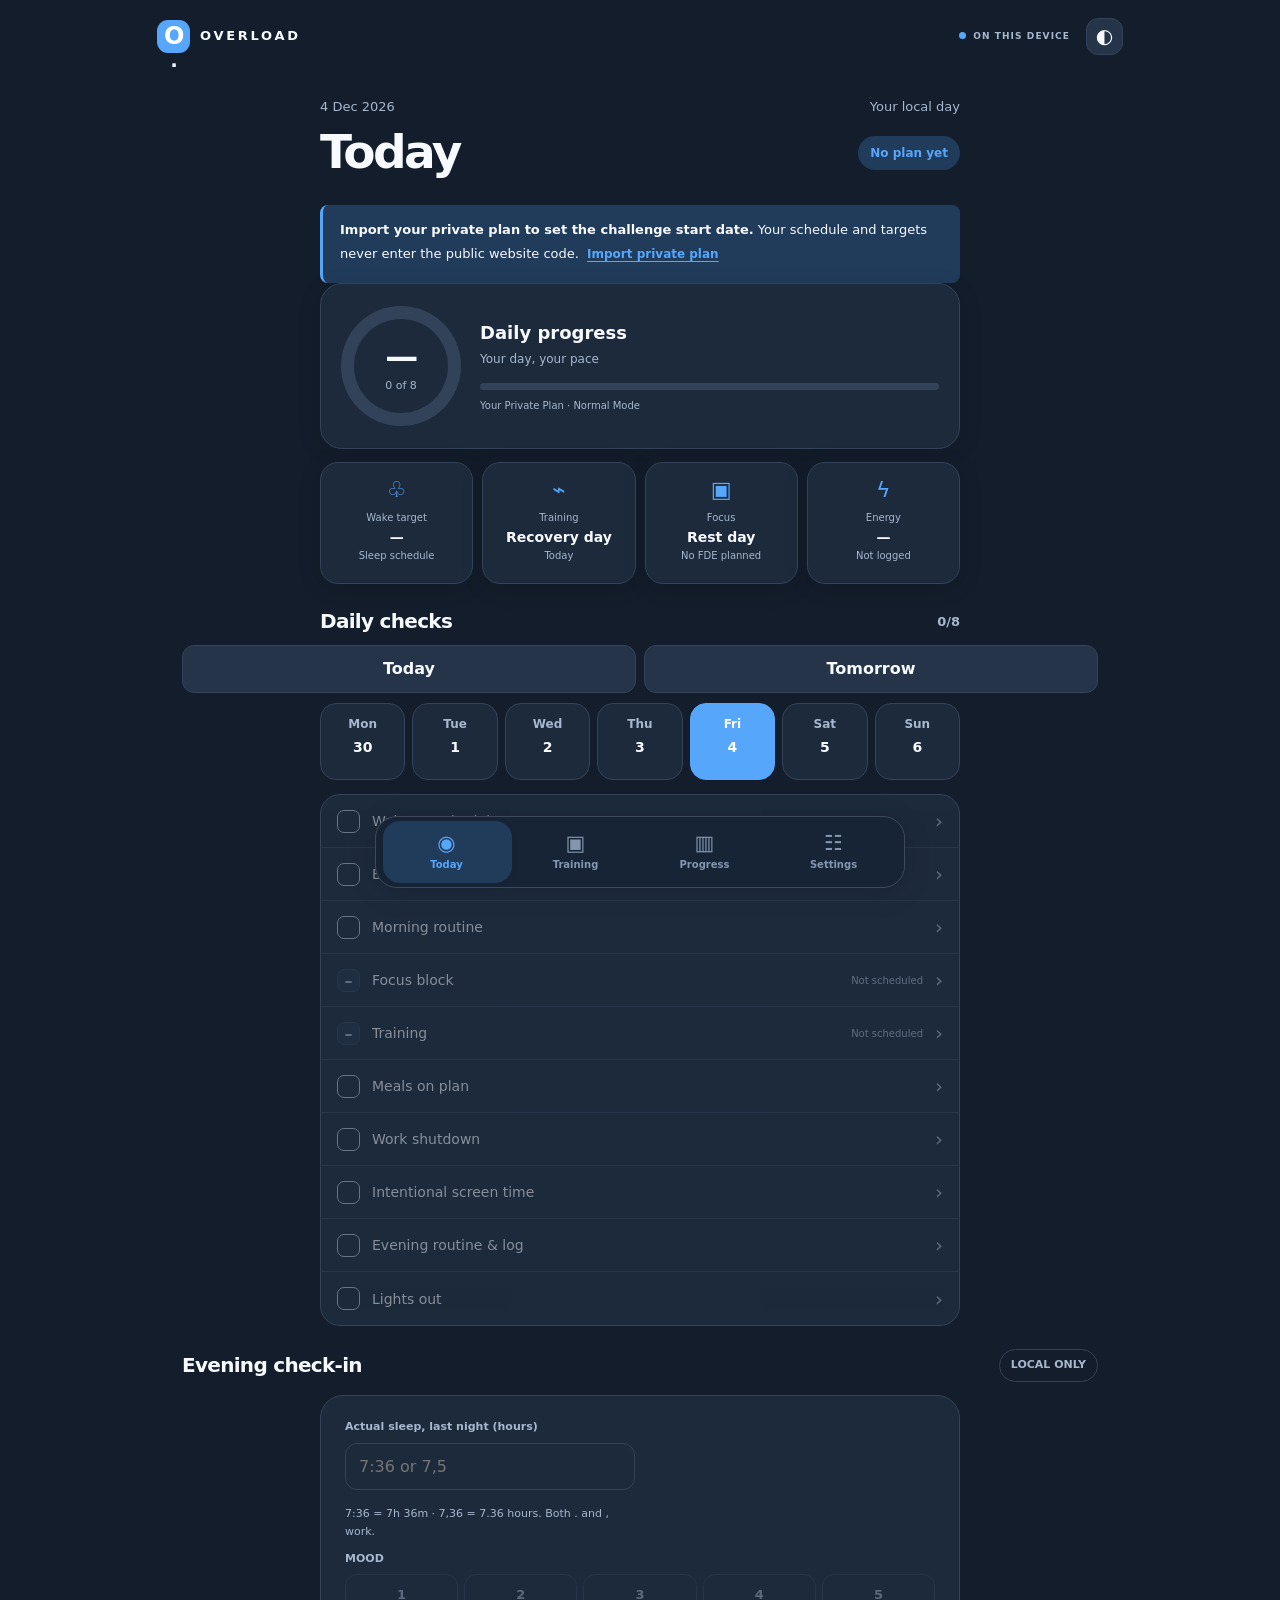
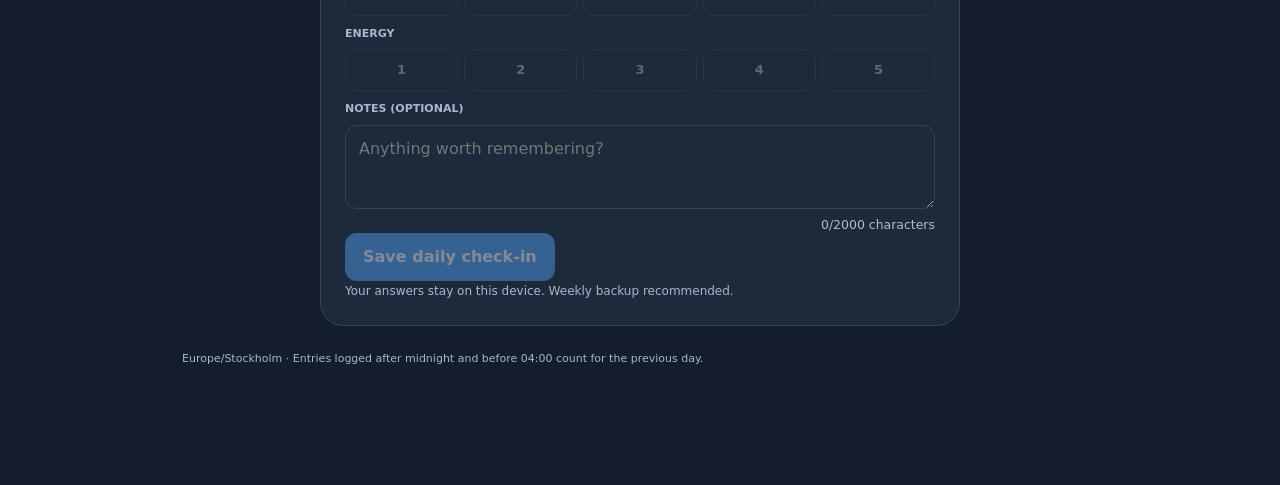
<file: index.html>
<!doctype html>
<html lang="en">
<head>
  <meta charset="utf-8"><meta name="viewport" content="width=device-width,initial-scale=1,viewport-fit=cover">
  <meta name="theme-color" content="#F6F8FC"><meta name="apple-mobile-web-app-capable" content="yes">
  <meta name="apple-mobile-web-app-title" content="Overload"><meta name="mobile-web-app-capable" content="yes">
  <meta name="description" content="Your private, on-device training and routine tracker.">
  <link rel="manifest" href="manifest.webmanifest"><link rel="icon" href="icon.svg" type="image/svg+xml">
  <link rel="apple-touch-icon" sizes="180x180" href="icon-180.png">
  <link rel="stylesheet" href="styles.css?v=2-5"><title>Overload — Make it count.</title>
</head>
<body>
  <div class="app" id="app">
    <header class="topbar"><a class="wordmark" href="#today" aria-label="Overload home"><span class="mark">O<span>·</span></span><span>OVERLOAD</span></a><div class="topright"><span class="private"><span class="private-dot"></span>ON THIS DEVICE</span><button id="themeButton" class="icon-btn" aria-label="Toggle theme" title="Switch appearance">◐</button></div></header>
    <main id="screen" tabindex="-1"></main>
    <nav class="bottomnav" aria-label="Main navigation">
      <button class="navitem active" data-nav="today"><span class="navicon">◉</span><span>Today</span></button>
      <button class="navitem" data-nav="training"><span class="navicon">▣</span><span>Training</span></button>
      <button class="navitem" data-nav="week"><span class="navicon">▥</span><span>Progress</span></button>
      <button class="navitem" data-nav="settings"><span class="navicon">☷</span><span>Settings</span></button>
    </nav>
  </div>
  <div id="toast" role="status" aria-live="polite"></div>
  <div class="copy-fallback" id="copyFallback" hidden><div class="copy-card"><h2>Copy weekly report</h2><p>Select all text and tap Copy, then paste into your AI chat.</p><textarea id="copyFallbackText" readonly aria-label="Weekly report"></textarea><button type="button" id="closeCopyFallback" onclick="document.getElementById('copyFallback').hidden=true">Close</button></div></div>
  <input type="file" id="planPicker" hidden accept="application/json,.json">
  <input type="file" id="backupPicker" hidden accept="application/json,.json">
  <input type="file" id="workoutTextPicker" hidden accept="text/plain,.txt">
  <script src="app.js?v=2-5" defer></script>
</body>
</html>
</file>
<file: styles.css>
:root{--forest:#152239;--forest2:#152239;--accent:#4B91F9;--accent2:#EAF2FF;--paper:#F6F8FC;--card:#fff;--ink:#152239;--muted:#61718C;--line:#E4EAF4;--pale:#EFF3FA;--red:#bd6058;--gold:#c59244;--shadow:0 8px 35px rgba(24,44,31,.05);--safe:env(safe-area-inset-bottom,0px);font-family:-apple-system,BlinkMacSystemFont,"Segoe UI",Inter,system-ui,sans-serif;color-scheme:light}
*{box-sizing:border-box}html{scroll-behavior:smooth;background:var(--paper)}body{margin:0;background:var(--paper);color:var(--ink);font-size:15px;-webkit-tap-highlight-color:transparent}body[data-theme=dark]{--paper:#131D2B;--card:#1C2B3E;--ink:#f2f5ed;--muted:#A4B6D1;--line:#394B66;--pale:#253448;--forest:#4B91F9;--forest2:#4B91F9;--accent:#4B91F9;--accent2:#1D385B;--shadow:none;color-scheme:dark}button,input,select,textarea{font:inherit}button{cursor:pointer}button:disabled{opacity:.45;cursor:not-allowed}input,select,textarea{color:var(--ink);border:1px solid var(--line);background:var(--card);border-radius:12px;outline:none}input:focus,select:focus,textarea:focus,button:focus-visible{outline:2px solid #91bd75;outline-offset:2px}button:focus-visible{outline-offset:3px}input[type=number]{font-variant-numeric:tabular-nums}p,h1,h2,h3{margin:0}a{color:inherit;text-decoration:none}.app{max-width:1050px;margin:0 auto;min-height:100dvh}.topbar{height:80px;padding:0 clamp(18px,4vw,42px);display:flex;align-items:center;justify-content:space-between}.wordmark{display:flex;align-items:center;gap:10px;font-size:13px;letter-spacing:.2em;font-weight:900}.mark{width:33px;height:33px;background:#142238;color:#4B91F9;display:grid;place-items:center;border-radius:11px;font-size:24px;font-weight:900;letter-spacing:-.18em;padding-right:3px}.mark span{color:#f9fcf4;font-size:20px}.topright{display:flex;align-items:center;gap:16px}.private{font-size:10px;letter-spacing:.12em;color:var(--muted);font-weight:800;display:flex;align-items:center;gap:7px}.private-dot{background:#387EF2;border-radius:50%;width:7px;height:7px}.icon-btn{width:37px;height:37px;background:var(--pale);color:var(--ink);border:0;border-radius:12px;font-size:23px}
main{padding:16px clamp(18px,4vw,42px) calc(128px + var(--safe));min-height:75vh}.eyebrow{text-transform:uppercase;font-size:11px;font-weight:800;letter-spacing:.16em;color:var(--muted)}.hero{display:grid;grid-template-columns:1.4fr .8fr;gap:30px;align-items:end;padding:18px 0 26px}.hero h1{font-size:clamp(38px,6vw,70px);line-height:1.02;letter-spacing:-.065em;font-weight:790;margin:12px 0 14px}.hero h1 em{font-style:normal;color:#387EF2}.hero .lead{max-width:500px;color:var(--muted);line-height:1.6;font-size:15px}.hero-right{display:flex;justify-content:flex-end}.date-tag{text-align:right;color:var(--muted);font-size:13px}.date-tag strong{display:block;color:var(--ink);font-size:24px;letter-spacing:-.05em}.section-head{display:flex;align-items:center;justify-content:space-between;gap:16px;margin:23px 0 13px}.section-head h2{font-size:20px;letter-spacing:-.035em}.section-head a,.textbtn{font-size:12px;color:var(--muted);font-weight:750;text-decoration:underline;text-underline-offset:3px;border:0;background:none;padding:4px}.pill{font-size:11px;border:1px solid var(--line);border-radius:40px;padding:8px 11px;color:var(--muted);font-weight:750}.twocol{display:grid;grid-template-columns:1.2fr .8fr;gap:18px}.summary-card{background:#172840;color:#f7fbf1;border-radius:24px;padding:24px 27px;position:relative;overflow:hidden;min-height:215px}.summary-card:before{content:"";width:240px;height:240px;border:1px solid #ffffff20;position:absolute;border-radius:50%;right:-70px;top:-80px;box-shadow:0 0 0 35px #ffffff06,0 0 0 70px #ffffff04}.summary-card .eyebrow{color:#B4CAEC}.stat{font-size:70px;line-height:1;font-weight:780;letter-spacing:-.08em;margin:10px 0 6px;font-variant-numeric:tabular-nums}.stat small{font-size:25px;color:#a3b7a9;letter-spacing:0}.summary-card .sub{font-size:13px;color:#CBDBF5;max-width:260px;line-height:1.6}.progress-rail{height:7px;border-radius:99px;background:#ffffff25;margin-top:22px;overflow:hidden;max-width:360px}.progress-rail i{display:block;height:100%;border-radius:99px;background:#4B91F9}.mini-card{background:var(--card);border:1px solid var(--line);border-radius:23px;padding:23px 25px;box-shadow:var(--shadow);display:flex;flex-direction:column;justify-content:space-between}.mini-card .metric{font-size:39px;font-weight:780;letter-spacing:-.065em;margin-top:16px}.mini-card p{color:var(--muted);font-size:13px;line-height:1.55;margin-top:7px}.mini-card .bottomline{border-top:1px solid var(--line);padding-top:13px;margin-top:20px;font-size:12px;font-weight:750;display:flex;justify-content:space-between}.green{color:#387EF2}.accent-dot{display:inline-block;width:7px;height:7px;background:#387EF2;border-radius:100%;margin-right:7px}.week-strip{display:grid;grid-template-columns:repeat(7,1fr);gap:7px}.day-chip{padding:12px 4px;border:1px solid var(--line);background:var(--card);border-radius:16px;display:flex;flex-direction:column;align-items:center;gap:6px;color:var(--muted);min-height:66px}.day-chip b{font-size:12px;font-weight:650}.day-chip .num{font-size:14px;color:var(--ink);font-weight:750}.day-chip.selected{border-color:#183E82;background:#183E82;color:#F2F7FF}.day-chip.selected .num{color:#4B91F9}.day-chip .tiny{width:5px;height:5px;border-radius:50%;background:#387EF2;opacity:0}.day-chip.has .tiny{opacity:1}.habit-group{display:grid;grid-template-columns:repeat(2,minmax(0,1fr));gap:10px}.habit{display:flex;gap:12px;align-items:center;padding:14px 15px;background:var(--card);border:1px solid var(--line);border-radius:15px;min-height:71px;transition:border-color .15s;cursor:pointer;text-align:left;color:var(--ink)}.habit.done{border-color:#B5D0FA;background:var(--accent2)}.habit.off{opacity:.55}.habit.missed{border-color:#e8c8bf}.habit-icon{flex:none;display:grid;place-items:center;width:37px;height:37px;border-radius:12px;background:var(--pale);font-size:17px}.habit.done .habit-icon{background:#DFEAFF;color:#164C9A}.habit-copy{flex:1;min-width:0}.habit-copy strong{display:block;font-size:13px;line-height:1.4;font-weight:730}.habit-copy small{display:block;font-size:11px;color:var(--muted);margin-top:3px;line-height:1.4}.habit-state{font-size:11px;font-weight:900;color:var(--muted)}.habit.done .habit-state{color:#4d8d4d}.habit.missed .habit-state{color:#b86b62}.side-section{display:flex;flex-direction:column;gap:12px}.info-block{border:1px solid var(--line);background:var(--card);border-radius:21px;padding:19px 21px}.info-block h3{font-size:14px;margin-bottom:11px}.time-block{display:flex;gap:14px;align-items:center;border-top:1px solid var(--line);padding:12px 0}.time-block:first-of-type{border-top:0;padding-top:0}.time-block time{font-size:14px;letter-spacing:-.03em;font-weight:790;min-width:58px}.time-block span{color:var(--muted);font-size:12px;line-height:1.45}.fieldrow{display:grid;grid-template-columns:repeat(2,minmax(0,1fr));gap:11px}.fieldbox{display:flex;flex-direction:column;gap:8px}.fieldbox label{font-size:11px;font-weight:800;color:var(--muted)}.fieldbox input,.fieldbox select,.fieldbox textarea{width:100%;padding:12px 13px;min-height:46px}.fieldbox textarea{resize:vertical;min-height:84px}.wide{grid-column:1/-1}.mood-grid{display:flex;gap:6px}.mood-grid button{flex:1;border:1px solid var(--line);background:var(--card);padding:11px 3px;border-radius:12px;font-size:13px;font-weight:700;color:var(--muted)}.mood-grid button.active{background:#183E82;color:#4B91F9;border-color:#183E82}.primary{background:#4B91F9;color:#1b2b23;border:0;font-weight:850;border-radius:12px;padding:13px 18px;min-height:46px}.secondary{background:var(--pale);border:1px solid var(--line);color:var(--ink);font-weight:750;border-radius:12px;padding:12px 17px;min-height:44px}.danger{background:#fff3ef;border:1px solid #edd6ce;color:#a64c44;border-radius:12px;padding:12px 17px;font-weight:750}.button-row{display:flex;flex-wrap:wrap;gap:8px;margin-top:13px}.notice{padding:15px 17px;background:var(--accent2);border-left:3px solid #387EF2;border-radius:8px;font-size:13px;line-height:1.6}.empty{border:1px dashed var(--line);border-radius:21px;padding:28px;color:var(--muted);font-size:13px;line-height:1.6;background:var(--card)}.empty strong{color:var(--ink)}.compact{display:flex;align-items:center;justify-content:space-between;gap:10px;padding:14px 0;border-bottom:1px solid var(--line)}.compact:last-child{border:0}.compact .name{font-weight:750;font-size:13px}.compact .detail{color:var(--muted);font-size:12px;margin-top:5px}.compact .right{font-weight:800;white-space:nowrap;font-size:13px}.card{background:var(--card);border:1px solid var(--line);border-radius:23px;padding:24px;margin-bottom:16px}.card h2{font-size:19px;letter-spacing:-.035em;margin-bottom:8px}.card .explain{font-size:13px;line-height:1.6;color:var(--muted);margin-bottom:19px}.kpi-grid{display:grid;grid-template-columns:repeat(3,1fr);gap:10px}.kpi{padding:18px;background:var(--card);border:1px solid var(--line);border-radius:19px}.kpi b{font-size:28px;display:block;letter-spacing:-.05em}.kpi span{font-size:11px;color:var(--muted)}.bar-chart{display:flex;gap:7px;height:120px;align-items:end}.barcol{flex:1;display:flex;flex-direction:column;gap:4px;align-items:center}.barcol>div{width:100%;background:#B5D0FA;border-radius:6px 6px 2px 2px;min-height:3px}.barcol b{font-size:10px;color:var(--muted)}.section-compact{margin-top:24px}.training-form{display:grid;grid-template-columns:1.9fr 1fr 1fr auto;gap:8px;align-items:end}.formrow label{display:block;margin-bottom:7px;font-size:11px;color:var(--muted);font-weight:800}.formrow input,.formrow select{height:44px;width:100%;padding:8px 10px}.rowend{align-self:end}.table-scroll{overflow-x:auto}.sessions{display:grid;gap:9px}.session{background:var(--pale);padding:13px 16px;border-radius:12px;display:flex;align-items:center;justify-content:space-between;gap:12px}.session .exercise{font-size:13px;font-weight:750}.session .detail{font-size:12px;color:var(--muted);margin-top:3px}.session .numbers{font-weight:900;font-variant-numeric:tabular-nums}.settings-list{display:grid;gap:18px}.file-upload{border:1px dashed #93ab8b;border-radius:16px;padding:17px 19px;background:var(--accent2)}.file-upload p{font-size:12px;color:var(--muted);line-height:1.6;margin:7px 0 15px}.callout{font-size:12px;color:var(--muted);line-height:1.7}.locked{display:inline-flex;gap:6px;align-items:center;background:var(--pale);padding:7px 10px;border-radius:999px;font-size:11px;color:var(--muted)}.footer{color:var(--muted);font-size:11px;margin-top:24px;line-height:1.7}.bottomnav{position:fixed;left:50%;bottom:calc(12px + var(--safe));transform:translateX(-50%);width:min(calc(100% - 24px),530px);background:#142238;border:1px solid #2d483a;border-radius:22px;display:grid;grid-template-columns:repeat(4,1fr);padding:6px;z-index:40;box-shadow:0 15px 40px #0d201e30}.navitem{background:transparent;color:#99b3a0;display:flex;flex-direction:column;align-items:center;justify-content:center;gap:4px;border:0;border-radius:16px;min-height:58px;font-weight:700;font-size:10px}.navicon{font-size:21px;line-height:1}.navitem.active{background:#4B91F9;color:#1a2b21}#toast{position:fixed;bottom:calc(105px + var(--safe));left:50%;transform:translateX(-50%);background:#1b3026;color:#fff;padding:12px 18px;border-radius:30px;opacity:0;pointer-events:none;transition:opacity .2s;z-index:90;font-size:13px;max-width:90%;text-align:center}#toast.show{opacity:1}
@media(max-width:770px){main{padding-top:4px}.hero{grid-template-columns:1fr;gap:2px;padding-bottom:20px}.hero-right{justify-content:flex-start}.date-tag{text-align:left}.date-tag strong{display:inline;margin-left:6px;font-size:14px;letter-spacing:0}.hero h1{font-size:46px}.twocol{grid-template-columns:1fr}.twocol .side-section{grid-row:auto}.summary-card{min-height:200px}.habit-group{grid-template-columns:1fr}.section-head{margin-top:25px}.fieldrow{grid-template-columns:1fr 1fr}.training-form{grid-template-columns:1.5fr 1fr 1fr}.training-form .rowend{grid-column:1/-1}.private{font-size:9px}}
@media(min-width:771px){.desktop-split{display:grid;grid-template-columns:1.35fr .85fr;gap:20px}.side-section{margin-top:0}}@media(max-width:360px){.hero h1{font-size:40px}.kpi-grid{gap:6px}.kpi{padding:12px}.day-chip{border-radius:11px}.topbar{height:68px}.private{display:none}}@media(prefers-reduced-motion:reduce){*{scroll-behavior:auto!important;transition:none!important}}

/* OVERLOAD 3.0 — crisp three-slot colour system. No user data in code. */
:root{
 --paper:#F6F8FC;--card:#FFFFFF;--ink:#142036;--muted:#62718B;--line:#E4EAF4;
 --pale:#EFF3FA;--accent:#176AF0;--accent2:#EAF2FF;--brand:#1665EA;--forest:#152239;--forest2:#18253B;
 --shadow:0 7px 28px rgba(18,36,75,.035);--tone-on:#FFFFFF;--navbg:rgba(255,255,255,.98);
 --navink:#78849A;--navline:#E6EAF2;--ringbase:#E2EAFB;--metrictext:#142036;--red:#C44D55;
 color-scheme:light
}
body[data-theme="light"]{
 --paper:#F6F8FC;--card:#FFFFFF;--ink:#142036;--muted:#62718B;--line:#E4EAF4;--pale:#EFF3FA;
 --accent:#176AF0;--accent2:#EAF2FF;--brand:#176AF0;--forest:#152239;--forest2:#18253B;
 --shadow:0 7px 28px rgba(18,36,75,.035);--tone-on:#FFFFFF;--navbg:#FFFFFF;--navink:#78849A;--navline:#E6EAF2;--ringbase:#E2EAFB;--metrictext:#142036;color-scheme:light
}
body[data-theme="dark"]{
 --paper:#131D2B;--card:#1D2A3C;--ink:#F7FAFF;--muted:#A7B7CD;--line:#34435A;--pale:#253448;
 --accent:#57ACFF;--accent2:#213B5B;--brand:#56A7FC;--forest:#121E30;--forest2:#17263A;
 --shadow:0 4px 24px rgba(0,0,0,.1);--tone-on:#0C1830;--navbg:#172435;--navink:#8496AF;--navline:#3D4A5C;--ringbase:#314259;--metrictext:#F7FAFF;color-scheme:dark
}
body[data-theme="black"]{
 --paper:#000000;--card:#0C0C0E;--ink:#FFFFFF;--muted:#A2A2AD;--line:#24242B;--pale:#151518;
 --accent:#3293FF;--accent2:#102444;--brand:#359AFF;--forest:#050506;--forest2:#0B0B0F;
 --shadow:none;--tone-on:#FFFFFF;--navbg:#050506;--navink:#757887;--navline:#23242A;--ringbase:#24272D;--metrictext:#FFFFFF;color-scheme:dark
}
html,body{background:var(--paper);color:var(--ink)}
body{font-family:-apple-system,BlinkMacSystemFont,"SF Pro Text","Segoe UI",Roboto,system-ui,sans-serif;line-height:1.34}
button,input,select,textarea{font-size:16px}
a,.textbtn{color:var(--brand)}
input:focus,select:focus,textarea:focus,button:focus-visible{outline:2px solid var(--brand);outline-offset:2px}
input,textarea,select{color:var(--ink);background:var(--card);border-color:var(--line)}
.topbar{height:72px;max-width:1060px;margin:auto;padding-top:env(safe-area-inset-top,0px)}
.wordmark{font-size:13px;font-weight:760;letter-spacing:.21em;color:var(--ink)}
.mark{border-radius:11px;background:var(--brand);color:#fff}.mark span{color:#eaf1ff}
.private{font-size:9px;letter-spacing:.12em;color:var(--muted)}.private-dot{background:var(--brand)}
.icon-btn{background:var(--pale);color:var(--ink);font-size:20px;border:1px solid var(--line)}
main{max-width:1000px;margin:0 auto;padding-top:6px;padding-bottom:calc(116px + env(safe-area-inset-bottom))}
.hero h1 em{color:var(--brand)}.hero h1{font-size:clamp(38px,6vw,65px)}
.hero .lead{color:var(--muted)}
/* TODAY is deliberately one focussed phone-width column rather than a desktop KPI report. */
.today-head,.dashboard-score,.four-metrics,.checkhead,.daily-checks,.evening-card,.week-strip,.welcome{max-width:640px;margin-left:auto;margin-right:auto}
.today-head{padding:20px 0 8px}.overline-row{display:flex;justify-content:space-between;gap:16px;color:var(--muted);font-size:13px}
.title-row{display:flex;justify-content:space-between;align-items:center;gap:10px;margin:6px 0 13px}.title-row h1{font-size:clamp(35px,7vw,47px);font-weight:800;letter-spacing:-.055em}
.stage-badge{border-radius:999px;background:var(--accent2);color:var(--brand);padding:9px 12px;font-size:12px;font-weight:730;white-space:nowrap}
.dashboard-score{border:1px solid var(--line);background:var(--card);padding:22px 20px;border-radius:22px;display:grid;grid-template-columns:120px minmax(0,1fr);gap:19px;align-items:center;box-shadow:var(--shadow)}
.score-ring{width:120px;height:120px;aspect-ratio:1;background:conic-gradient(var(--brand) calc(var(--p) * 1%),var(--ringbase) 0);display:grid;place-items:center;border-radius:50%;transform:rotate(-90deg)}
.score-center{width:94px;height:94px;border-radius:50%;background:var(--card);display:flex;align-items:center;justify-content:center;flex-direction:column;transform:rotate(90deg)}
.score-center b{font-size:33px;line-height:1.12;font-weight:800;letter-spacing:-.04em}.score-center span{font-size:11px;color:var(--muted);margin-top:3px}
.score-copy{min-width:0;display:flex;flex-direction:column;gap:6px}.score-copy b{font-size:18px;font-weight:770}.score-copy>span{font-size:12px;color:var(--muted)}
.score-copy small{font-size:10px;color:var(--muted);text-transform:capitalize}.score-copy .progress-rail{margin-top:10px;margin-bottom:3px;max-width:100%;background:var(--ringbase)}
.score-copy .progress-rail i{background:var(--brand)}
.four-metrics{display:grid;grid-template-columns:repeat(4,minmax(0,1fr));gap:9px;margin-top:13px}
.today-metric{display:flex;flex-direction:column;align-items:center;min-height:122px;padding:13px 6px 10px;text-align:center;border-radius:18px;background:var(--card);border:1px solid var(--line);box-shadow:var(--shadow);min-width:0}
.metric-icon{font-size:22px;line-height:1.25;color:var(--brand);margin-bottom:8px;min-height:27px}.today-metric small{font-size:10px;line-height:1.2;color:var(--muted);white-space:nowrap}
.today-metric strong{font-size:14px;line-height:1.2;margin:5px 0 3px;font-weight:800;max-width:100%;overflow:hidden;text-overflow:ellipsis;white-space:nowrap;color:var(--metrictext)}
.today-metric em{font-size:10px;color:var(--muted);font-style:normal}
.checkhead{margin-top:24px;margin-bottom:10px}.check-count{font-size:13px;color:var(--muted);font-weight:750}
.daily-checks{margin-top:14px;border:1px solid var(--line);border-radius:20px;background:var(--card);overflow:hidden}
.check-row{min-width:0;width:100%;min-height:53px;display:flex;align-items:center;gap:12px;padding:10px 16px;border:0;border-bottom:1px solid var(--line);background:transparent;color:var(--ink);text-align:left}
.check-row:last-child{border-bottom:0}.check-row[disabled]{opacity:.48;cursor:default}
.check-box{width:23px;height:23px;flex:none;display:flex;align-items:center;justify-content:center;border-radius:7px;border:1.5px solid #B9C6D8;color:transparent;font-size:16px;font-weight:900}
.check-row.done .check-box{background:var(--brand);border-color:var(--brand);color:#FFFFFF}.check-row.missed .check-box{color:var(--red);border-color:var(--red)}
.check-row.off .check-box{background:var(--pale);border-color:var(--line);color:var(--muted)}
.check-name{flex:1;min-width:0;font-size:14px;font-weight:540}.check-row small{font-size:10px;color:var(--muted)}.chevron{font-size:20px;color:var(--muted);font-weight:300}
.day-chip.selected{border-color:var(--brand);background:var(--brand);color:#FFFFFF}.day-chip.selected .num{color:#FFFFFF}
.day-chip .tiny{background:var(--brand)}.day-chip{background:var(--card);border:1px solid var(--line);color:var(--muted)}
.evening-card{margin-top:0}.fieldbox label{color:var(--muted)}.mood-grid button{background:var(--card);color:var(--muted)}
.mood-grid button.active{background:var(--brand);color:#FFFFFF;border-color:var(--brand)}
.primary{background:var(--brand);color:#FFFFFF}.secondary{background:var(--pale);color:var(--ink);border-color:var(--line)}
.notice{background:var(--accent2);border-color:var(--brand);color:var(--ink)}.notice .textbtn{color:var(--brand)}
.info-block,.mini-card,.card,.kpi{background:var(--card);border-color:var(--line);box-shadow:var(--shadow);color:var(--ink)}
.summary-card{background:var(--forest);color:#FFFFFF}.summary-card:before{box-shadow:0 0 0 35px #a5c2ff10,0 0 0 70px #a5c2ff08}.summary-card .eyebrow{color:#b9c8e8}.summary-card .sub{color:#CBD8EF}.summary-card .progress-rail i{background:var(--brand)}
.progress-rail{background:var(--ringbase)}.progress-rail i{background:var(--brand)}
.barcol>div{background:var(--brand)!important}.barcol b{color:var(--muted)}
.habit.done{background:var(--accent2);border-color:var(--brand)}.habit.done .habit-icon{background:var(--brand);color:#fff}.habit.done .habit-state{color:var(--brand)}
.session{background:var(--pale)}.textbtn{color:var(--brand)}.locked{background:var(--pale)}
.file-upload{border-color:var(--brand);background:var(--accent2)}
.theme-options{display:grid;grid-template-columns:repeat(2,1fr);gap:8px;margin-bottom:15px}
.theme-option{min-height:44px;padding:9px 12px;border:1px solid var(--line);border-radius:12px;background:var(--card);color:var(--ink);font-weight:690}
.theme-option.chosen{border:2px solid var(--brand);color:var(--brand);background:var(--accent2)}
.theme-slots{display:grid;grid-template-columns:repeat(3,1fr);gap:8px;margin-bottom:14px}
.theme-slots .fieldbox{min-width:0}.theme-slots input{width:100%;height:45px;padding:7px;font-size:13px}
.theme-slots label{font-size:9px;letter-spacing:.02em}
.bottomnav{background:var(--navbg);border:1px solid var(--navline);box-shadow:0 5px 28px #00000020;border-radius:22px}
.navitem{color:var(--navink);font-weight:700}.navitem.active{background:var(--accent2);color:var(--brand)}
.navicon{font-weight:650}#toast{background:var(--ink);color:var(--card);border:1px solid var(--line)}
body[data-theme="black"] .bottomnav{box-shadow:none}body[data-theme="black"] .dashboard-score,body[data-theme="black"] .today-metric{box-shadow:none}
body[data-theme="black"] .mark{background:#1568D6}body[data-theme="black"] .stage-badge{color:#67BAFF}
body[data-theme="dark"] .summary-card{background:#1D2A3C}body[data-theme="dark"] .card{box-shadow:none}
body[data-theme="black"] .summary-card{background:#0C0C0E}body[data-theme="dark"] .danger,body[data-theme="black"] .danger{background:#3A1A1F;border-color:#602A30;color:#FF9C9F}
@media(max-width:580px){
 .topbar{padding:0 20px;height:67px}.private{display:none}
 main{padding:8px 16px calc(115px + env(safe-area-inset-bottom))}
 .today-head{padding:7px 3px 5px}
 .dashboard-score{grid-template-columns:103px minmax(0,1fr);gap:14px;padding:17px 16px;border-radius:20px}
 .score-ring{width:103px;height:103px}.score-center{width:80px;height:80px}.score-center b{font-size:28px}
 .four-metrics{gap:7px}.today-metric{min-height:114px;padding:11px 3px 8px;border-radius:16px}.today-metric small{font-size:9px}.today-metric strong{font-size:12px}.today-metric em{font-size:9px}
 .section-head{margin-top:23px}.daily-checks{margin-top:13px}.check-row{padding:9px 12px;gap:10px}.check-name{font-size:13px}
 .theme-slots{gap:5px}.theme-slots input{font-size:12px;min-height:43px}
 .training-form{grid-template-columns:1.6fr 1fr 1fr}.card{padding:19px}
 .score-copy b{font-size:15px}.score-copy>span{font-size:11px}
 .bottomnav{width:calc(100% - 20px);bottom:calc(8px + env(safe-area-inset-bottom));padding:4px}.navitem{min-height:57px}
}
@media(max-width:355px){.four-metrics{grid-template-columns:repeat(2,1fr)}.today-metric{min-height:105px}.score-copy small{display:none}.dashboard-score{gap:10px}.overline-row{font-size:11px}}

.warmup-option{margin-top:12px;color:var(--muted);font-size:13px}.warmup-option label{display:inline-flex;align-items:center;gap:8px}.warmup-option input{width:18px;height:18px;accent-color:var(--brand)}.prev-hint{margin-top:8px}.training-form input:focus{border-color:var(--brand)}


/* v2.1: compact session-oriented training screen, not one row per set. */
.training-head{display:flex;align-items:end;justify-content:space-between;gap:15px;margin:14px 0 20px}
.training-head h1{font-size:clamp(31px,6vw,49px);font-weight:830;letter-spacing:-.06em;line-height:1.1;margin:6px 0}
.training-head h1 span{color:var(--brand)}
.training-sub{color:var(--muted);font-size:13px;line-height:1.5}
.training-date{font-size:12px;font-weight:730;color:var(--muted);white-space:nowrap;padding-bottom:6px}
.session-overview{background:var(--forest);color:#fff;padding:21px 23px;border-radius:23px;display:flex;gap:20px;align-items:center;justify-content:space-between;margin-bottom:16px}
.session-overview>div:first-child{display:flex;flex-direction:column;gap:7px;min-width:0}
.overview-kicker{font-size:10px;font-weight:800;letter-spacing:.16em;color:#B8CDEE}
.session-overview strong{font-size:22px;letter-spacing:-.04em;line-height:1.12}
.session-overview small{font-size:11px;color:#C1D4ED;line-height:1.3}
.overview-stats{display:flex;gap:14px;flex:none}
.overview-stats span{font-size:10px;line-height:1.3;display:flex;flex-direction:column;align-items:center;color:#D1DBED}
.overview-stats b{font-size:23px;color:white;font-weight:800}
.training-stack{display:grid;grid-template-columns:minmax(0,1fr) minmax(0,1fr);gap:16px;align-items:start}
.training-stack .card{margin:0}
.train-section-title{display:flex;align-items:center;justify-content:space-between;gap:10px;margin-bottom:14px}
.train-section-title h2{margin:3px 0 0;font-size:20px}
.exercise-chips{display:flex;gap:7px;overflow-x:auto;scrollbar-width:none;padding:1px 0 14px;margin:0 -2px}
.exercise-chips::-webkit-scrollbar{display:none}
.exercise-chip{flex:none;white-space:nowrap;min-height:36px;border-radius:999px;padding:7px 12px;border:1px solid var(--line);background:var(--pale);color:var(--ink);font-size:12px;font-weight:730}
.exercise-chip.picked{background:var(--accent2);color:var(--brand);border-color:var(--brand)}
.training-form-v2{display:grid;grid-template-columns:1fr 1fr;gap:12px}
.training-form-v2 .exercise-field{grid-column:1/-1}
.training-form-v2 .formrow input{width:100%;height:49px;border-radius:13px;padding:10px 12px;font-size:16px}
.training-form-v2 .formrow label{font-size:10px;letter-spacing:.09em}
.warmup-check{display:flex;align-items:center;gap:7px;color:var(--muted);font-size:13px;min-height:48px}
.warmup-check input{width:18px;height:18px;accent-color:var(--brand)}
.add-set-button{width:100%;height:48px;font-size:14px}
.training-previous{font-size:12px;color:var(--muted);line-height:1.55;background:var(--pale);border-radius:13px;margin-top:13px;padding:12px 13px}
.training-today{grid-column:2}
.training-history{grid-column:1/-1}
.training-empty{font-size:13px;color:var(--muted);padding:11px 0 5px;line-height:1.55}
.training-exercise-group{border-top:1px solid var(--line);padding:14px 0 13px}
.training-exercise-group:first-of-type{border-top:0}
.train-group-header{display:flex;justify-content:space-between;align-items:baseline;gap:12px;margin-bottom:9px}
.train-group-header strong{font-size:14px;letter-spacing:-.012em}
.train-group-header small{color:var(--muted);font-size:11px;white-space:nowrap}
.training-sets{display:flex;gap:7px;flex-wrap:wrap}
.training-set{display:inline-flex;align-items:center;gap:6px;min-height:33px;padding:6px 9px;border-radius:9px;background:var(--pale);border:1px solid var(--line);font-size:12px;font-weight:740;font-variant-numeric:tabular-nums;color:var(--ink)}
.training-set.warm{color:var(--muted);background:transparent;border-style:dashed}
.training-set small{font-size:9px;opacity:.65}
.training-set button{background:transparent;border:0;color:var(--muted);font-size:20px;line-height:1;padding:0 1px 2px;min-height:24px;min-width:22px}
.history-session{border-top:1px solid var(--line)}
.history-session:first-child{border-top:0}
.history-session summary{list-style:none;display:flex;justify-content:space-between;align-items:center;gap:10px;padding:14px 2px;cursor:pointer}
.history-session summary::-webkit-details-marker{display:none}
.history-session summary strong{font-size:14px;display:block}
.history-session summary small{font-size:11px;color:var(--muted);display:block;margin-top:4px}
.history-chevron{font-size:22px;color:var(--muted);transition:transform .15s}
.history-session[open] .history-chevron{transform:rotate(180deg)}
.history-content{padding:0 3px 13px}
.history-exercise{padding:12px 0;border-top:1px solid var(--line)}
.history-exercise:first-child{border-top:0;padding-top:0}
.history-exercise strong{font-size:13px;display:block;margin-bottom:8px}
.prestart-notice{max-width:640px;margin:0 auto 13px}
@media(max-width:760px){
 .training-stack{grid-template-columns:minmax(0,1fr)}.training-today,.training-history{grid-column:auto}
 .training-head{align-items:start}.training-head h1{font-size:37px}.session-overview{padding:18px}
 .overview-stats{gap:9px}.overview-stats b{font-size:20px}
}
@media(max-width:410px){
 .session-overview{gap:10px}.session-overview strong{font-size:18px}
 .training-head{margin-top:10px}.training-date{font-size:11px}
 .training-stack .card{padding:17px}.training-previous{font-size:12px}
 .training-set{font-size:12px}
}

.older-workouts{width:100%;margin-top:13px;font-size:13px}

/* v2.2 — personalized templates and native-feel floating dock */
.routine-card{border-color:var(--line);padding:22px 19px}
.routine-heading{display:flex;justify-content:space-between;align-items:center;gap:14px}
.routine-heading h2{font-size:23px;letter-spacing:-.05em;margin-top:7px}
.routine-heading .small-action{min-height:36px;padding:7px 12px;white-space:nowrap;font-size:12px}
.routine-help{color:var(--muted);font-size:12px;line-height:1.65;margin:4px 0 15px}
.routine-exercise{display:flex;align-items:center;gap:11px;padding:14px 0;border-top:1px solid var(--line)}
.routine-number{display:grid;place-items:center;background:var(--pale);border-radius:11px;flex:0 0 30px;height:34px;font-size:12px;font-weight:780;color:var(--muted)}
.routine-detail{flex:1;min-width:0;display:flex;flex-direction:column;gap:5px}
.routine-detail strong{font-size:14px;line-height:1.2;color:var(--ink)}
.routine-detail small{font-size:11px;color:var(--muted);overflow-wrap:anywhere;line-height:1.5}
.routine-detail em{font-size:11px;color:var(--brand);line-height:1.4;font-style:normal}
.routine-log{flex:none;background:var(--accent2);color:var(--brand);border:1px solid var(--line);border-radius:12px;min-width:66px;min-height:38px;padding:7px 9px;font-size:12px;font-weight:800}
.routine-log:disabled{opacity:.5}.routine-done .routine-number{background:var(--brand);color:white}
.routine-editor{background:var(--pale);padding:13px;border-radius:15px;margin-top:16px;display:grid;gap:9px}
.routine-edit-row{display:flex;align-items:center;gap:5px;min-width:0;font-size:12px;font-weight:700}
.routine-edit-row span{flex:1;min-width:0;overflow-wrap:anywhere}
.routine-edit-row button{width:31px;height:33px;flex:none;border-radius:9px;border:1px solid var(--line);background:var(--card);color:var(--ink)}
.routine-edit-row button:disabled{opacity:.3}.template-add-form{display:flex;gap:8px}
.template-add-form input{min-width:0;flex:1;height:43px;padding:10px;font-size:13px}
.template-add-form .secondary{min-height:43px;padding:8px 14px}
.training-review-card h2{font-size:18px;margin-top:6px}.training-review-card .callout{margin-bottom:14px}
.bottomnav{isolation:isolate;touch-action:pan-y;user-select:none;-webkit-user-select:none}
.bottomnav .dock-indicator{position:absolute;top:4px;bottom:4px;left:4px;border-radius:17px;background:var(--accent2);pointer-events:none;z-index:0;transition:transform 210ms cubic-bezier(.2,.8,.2,1),width 210ms cubic-bezier(.2,.8,.2,1);will-change:transform;box-shadow:0 2px 12px #00000008}
.bottomnav.dock-dragging .dock-indicator{transition:transform 80ms ease-out,width 80ms ease-out;box-shadow:0 3px 13px #4b91f930}
.bottomnav .navitem{position:relative;z-index:1;touch-action:pan-y;-webkit-tap-highlight-color:transparent}
.bottomnav .navitem.active{background:transparent;color:var(--brand)}
.bottomnav .navitem:focus-visible{outline:2px solid var(--brand);outline-offset:-4px}
.copy-fallback[hidden]{display:none!important}.copy-fallback{position:fixed;inset:0;z-index:110;background:#000a;display:grid;place-items:center;padding:20px}
.copy-card{background:var(--card);color:var(--ink);border-radius:22px;max-width:550px;width:100%;padding:23px;display:grid;gap:13px}
.copy-card h2{font-size:20px}.copy-card p{font-size:13px;color:var(--muted)}
.copy-card textarea{height:38vh;min-height:140px;width:100%;font:12px/1.6 ui-monospace,monospace;padding:12px;color:var(--ink);background:var(--paper);border:1px solid var(--line);border-radius:12px}
.copy-card button{justify-self:end;background:var(--brand);border:0;padding:11px 18px;border-radius:12px;color:white;font-weight:750}
@media(prefers-reduced-motion:reduce){.bottomnav .dock-indicator{transition:none!important}}

/* v2.3 — focused exercise-by-exercise workout UI */
.session-launch{grid-column:1/-1;border:1px solid var(--line);background:linear-gradient(125deg,var(--card) 58%,var(--accent2));padding:25px}
.session-launch h2{font-size:27px;letter-spacing:-.05em;margin:5px 0 8px}
.session-launch p:not(.eyebrow){font-size:13px;line-height:1.6;color:var(--muted);max-width:480px;margin:0 0 16px}
.session-big-btn{width:100%;min-height:54px;border-radius:15px;font-weight:780;font-size:15px;transition:transform .16s cubic-bezier(.15,.7,.3,1),filter .16s,background-color .16s}
.session-big-btn:active:not(:disabled),.session-finish-exercise:active:not(:disabled),.session-choice:active,.routine-log:active:not(:disabled),.secondary:active:not(:disabled){transform:scale(.975);filter:brightness(.96)}
.session-big-btn:disabled{opacity:.48;cursor:default}
.training-legacy{grid-column:1/-1;border:1px solid var(--line);border-radius:18px;padding:0 12px;background:var(--card)}
.training-legacy>summary{cursor:pointer;padding:18px 8px;color:var(--muted);font-size:13px;font-weight:700}
.training-legacy .training-entry{box-shadow:none!important;border:0!important;padding:5px 7px 15px!important}
.session-page-head{max-width:640px;margin:16px auto 19px;display:flex;justify-content:space-between;gap:16px;align-items:center}
.session-page-head h1{font-size:clamp(35px,7vw,50px);letter-spacing:-.06em;line-height:1.08;margin:8px 0}
.session-page-head h1 span{color:var(--brand)}
.session-page-head p:not(.eyebrow){color:var(--muted);font-size:12px;line-height:1.5}
.session-live{font-size:11px;letter-spacing:.06em;font-weight:800;color:var(--brand);border-radius:30px;border:1px solid var(--line);padding:9px 12px;display:flex;gap:7px;align-items:center;white-space:nowrap;background:var(--accent2)}
.session-live i{display:block;width:7px;height:7px;border-radius:50%;background:var(--brand);animation:livePulse 2.2s ease-in-out infinite}
@keyframes livePulse{50%{opacity:.35;transform:scale(.75)}}
.session-summary-card{max-width:640px;margin:0 auto!important;display:grid;grid-template-columns:repeat(3,minmax(0,1fr));gap:4px;padding:17px 10px;text-align:center}
.session-summary-card>div{display:flex;flex-direction:column;gap:5px;align-items:center;min-width:0}
.session-summary-card small{color:var(--muted);font-size:9px;font-weight:780;letter-spacing:.12em}
.session-summary-card strong{font-size:25px;letter-spacing:-.04em;line-height:1.1}
.session-summary-card strong span{color:var(--muted);font-size:17px}
.session-summary-card em{font-size:11px;font-style:normal;color:var(--muted)}
.session-list-title{max-width:640px;margin:27px auto 11px;display:flex;justify-content:space-between;align-items:center;gap:12px}
.session-list-title h2{font-size:20px;letter-spacing:-.04em}
.session-list-title span{font-size:12px;color:var(--muted)}
.session-exercise-list{max-width:640px;margin:auto;background:var(--card);border:1px solid var(--line);border-radius:19px;overflow:hidden}
.session-choice{width:100%;display:flex;align-items:center;gap:12px;text-align:left;border:0;border-bottom:1px solid var(--line);background:var(--card);color:var(--ink);padding:14px 14px;min-height:75px;transition:background-color .18s,transform .16s}
.session-choice:last-child{border-bottom:0}.session-choice:active{background:var(--pale)}
.session-choice-index{flex:0 0 33px;width:33px;height:33px;border-radius:11px;background:var(--pale);display:grid;place-items:center;color:var(--muted);font-weight:780;font-size:13px}
.session-choice-done .session-choice-index{background:var(--brand);color:white}
.session-choice-info{display:flex;flex:1;flex-direction:column;gap:5px;min-width:0}
.session-choice-info strong{font-size:14px;font-weight:790}.session-choice-info small{font-size:11px;line-height:1.5;color:var(--muted);overflow-wrap:anywhere}
.session-choice-arrow{font-size:19px;color:var(--brand);padding:0 2px}
.session-add-form{max-width:640px;margin:17px auto 16px;border-radius:15px;background:var(--pale);padding:12px}
.session-add-form>label{display:block;font-size:11px;font-weight:700;margin-bottom:8px;color:var(--muted)}
.session-add-form>div{display:flex;gap:8px}.session-add-form input{flex:1;min-width:0;border:1px solid var(--line);background:var(--card);border-radius:11px;padding:11px;font-size:14px}.session-add-form button{padding:9px 12px;min-width:70px;border-radius:11px}
.session-add-form+.session-big-btn{display:block;max-width:640px;margin:0 auto 8px}
.session-caution{max-width:640px;margin:9px auto 30px;color:var(--muted);font-size:11px;line-height:1.5;text-align:center}
.session-focus-head{max-width:640px;margin:15px auto 15px;display:flex;justify-content:space-between;align-items:center;gap:12px}
.session-back{border:0;background:transparent;color:var(--brand);font-weight:780;font-size:13px;padding:10px 0}
.session-pill{padding:9px 12px;border-radius:20px;background:var(--accent2);color:var(--brand);font-size:11px;font-weight:750;white-space:nowrap}
.session-exercise-card{max-width:640px;margin:auto!important;padding:23px 18px 24px}
.session-exercise-card h1{font-size:clamp(28px,6vw,40px);line-height:1.12;letter-spacing:-.05em;margin:9px 0 17px}
.session-previous{background:var(--pale);padding:16px;border-radius:15px;margin-bottom:25px;display:grid;grid-template-columns:1fr auto;gap:7px}
.session-previous>span{color:var(--muted);font-weight:750;font-size:10px;letter-spacing:.12em}.session-previous strong{color:var(--muted);font-size:11px}
.session-previous>p{grid-column:1/-1;font-size:13px;font-weight:720;line-height:1.6}
.session-log-head{display:flex;justify-content:space-between;align-items:baseline;gap:12px;margin:5px 0 11px}
.session-log-head h2{font-size:18px}.session-log-head span{font-size:11px;color:var(--muted)}
.session-set-list{display:grid;gap:7px;margin:0 0 13px}
.session-set-row{display:flex;align-items:center;gap:10px;background:var(--pale);border-radius:12px;padding:10px 10px;min-height:49px;overflow:hidden}
.session-set-ordinal{background:var(--card);border:1px solid var(--line);color:var(--muted);border-radius:8px;min-width:26px;height:28px;display:grid;place-items:center;font-size:12px;font-weight:760}
.session-set-row strong{font-size:14px;font-variant-numeric:tabular-nums;flex:1}.session-set-row small{font-size:10px;color:var(--muted)}
.session-set-check{color:#159e77;font-weight:850;font-size:18px}.session-remove{color:var(--muted);padding:5px;border:0;background:transparent;font-size:19px;min-width:25px}
.session-no-sets{color:var(--muted);font-size:12px;line-height:1.55;padding:13px 0 15px}
.session-set-new{animation:rowReveal .34s cubic-bezier(.2,.8,.2,1) both}
@keyframes rowReveal{from{opacity:.2;transform:translateY(7px) scale(.99);background:var(--accent2)}to{opacity:1;transform:translateY(0) scale(1)}}
.session-saved-banner{background:color-mix(in srgb,#159e77 10%,var(--card));color:#14936a;border:1px solid color-mix(in srgb,#159e77 25%,var(--line));border-radius:11px;padding:10px 12px;font-size:12px;font-weight:760;margin:10px 0;animation:rowReveal .35s both}
.session-set-form{display:grid;grid-template-columns:1fr 1fr;gap:11px;border-top:1px solid var(--line);padding-top:18px;margin-top:15px}
.session-set-form>div{min-width:0}.session-set-form>div label{display:block;color:var(--muted);font-size:10px;letter-spacing:.1em;font-weight:790;margin-bottom:8px}
.session-set-form>div input{width:100%;border:1px solid var(--line);border-radius:13px;height:53px;padding:11px 12px;background:var(--card);font-weight:730;font-variant-numeric:tabular-nums;font-size:18px}
.session-warmup{grid-column:1/-1;color:var(--muted);display:flex;align-items:center;gap:9px;font-size:12px;padding:8px 0}
.session-warmup input{width:18px;height:18px;accent-color:var(--brand)}
.session-set-form .session-big-btn{grid-column:1/-1}.session-saved-btn{animation:savedPop .34s cubic-bezier(.2,1.1,.25,1)}
@keyframes savedPop{0%{transform:scale(.98)}55%{transform:scale(1.02)}100%{transform:scale(1)}}
.session-finish-exercise{width:100%;margin-top:11px;border:1px solid var(--line);background:var(--accent2);color:var(--brand);border-radius:15px;min-height:50px;font-size:14px;font-weight:770;transition:transform .16s,filter .16s}
.session-finish-exercise:disabled{opacity:.42}
.session-finished-card{grid-column:1/-1;text-align:center;display:grid;justify-items:center;gap:7px;padding:24px 16px}
.session-finished-icon{width:55px;height:55px;border-radius:50%;background:#159e77;color:white;display:grid;place-items:center;font-size:29px;font-weight:800;animation:savedPop .35s both}
.session-finished-card h2{font-size:24px;letter-spacing:-.05em}.session-finished-card p:not(.eyebrow){color:var(--muted);font-size:12px;line-height:1.5}
.session-finished-card button{margin-top:8px}.sleep-help{display:block;color:var(--muted);font-size:11px;line-height:1.6;margin-top:7px}
.bottomnav,.bottomnav .navitem{touch-action:none}.bottomnav.dock-dragging .dock-indicator{transition:none;box-shadow:0 4px 16px #176af050}
.bottomnav .navitem{transition:color .16s}
@media(max-width:420px){.session-exercise-card{padding:21px 15px}.session-choice{padding:13px 12px}.session-page-head h1{font-size:35px}.session-live{padding:8px 10px}}
@media(prefers-reduced-motion:reduce){.session-live i,.session-set-new,.session-saved-banner,.session-saved-btn,.session-finished-icon{animation:none!important}.session-big-btn,.session-choice,.session-finish-exercise,.session-choice,.bottomnav .navitem{transition:none!important}}

/* v2.4 focus, journal and release controls */
.day-shortcuts{display:flex;gap:8px;margin:10px 0}.day-shortcuts .small-action{flex:1;min-height:37px}
.rhythm-detail{display:block;font-size:.82rem;opacity:.72;margin-top:4px;line-height:1.45}.time-block strong{font-weight:700}
.session-actions{display:flex;flex-direction:column;gap:10px;margin-top:12px}.danger-action{border:1px solid #bb6670;color:#b54955}
.session-add-future{display:flex;align-items:center;gap:9px;font-size:.82rem;line-height:1.4;margin:10px 0;color:var(--muted,#627187)}
.journal-history{margin-top:18px}.journal-entry{display:flex;width:100%;justify-content:space-between;align-items:center;text-align:left;padding:13px 0;gap:14px;border:0;background:transparent;border-bottom:1px solid rgba(130,140,160,.17);color:inherit;cursor:pointer}
.journal-entry>span:first-child{display:flex;flex-direction:column;gap:5px;min-width:0}.journal-entry small{font-size:.82rem;white-space:normal;overflow-wrap:anywhere;opacity:.78}.note-counter{display:block;text-align:right;opacity:.7;font-size:.78rem}
button:not(:disabled){-webkit-tap-highlight-color:transparent;transition:transform .14s ease,filter .14s ease,background-color .14s ease}
button:not(:disabled):active{transform:scale(.978);filter:brightness(.93)}
button:focus-visible{outline:3px solid #2b76ef;outline-offset:3px}
@media (prefers-reduced-motion:reduce){button:not(:disabled){transition:none}}

/* v2.5: simple accessible workout selector */
.session-choice-label{display:block;color:var(--muted);font-size:11px;font-weight:800;letter-spacing:.10em;margin:15px 0 8px}
.session-workout-select{display:block;width:100%;max-width:440px;padding:14px 16px;border:1px solid var(--line);border-radius:13px;font-weight:750;background:var(--card);color:var(--ink);margin:0 0 12px}
.session-choice-note{margin-bottom:14px!important}
</file>
